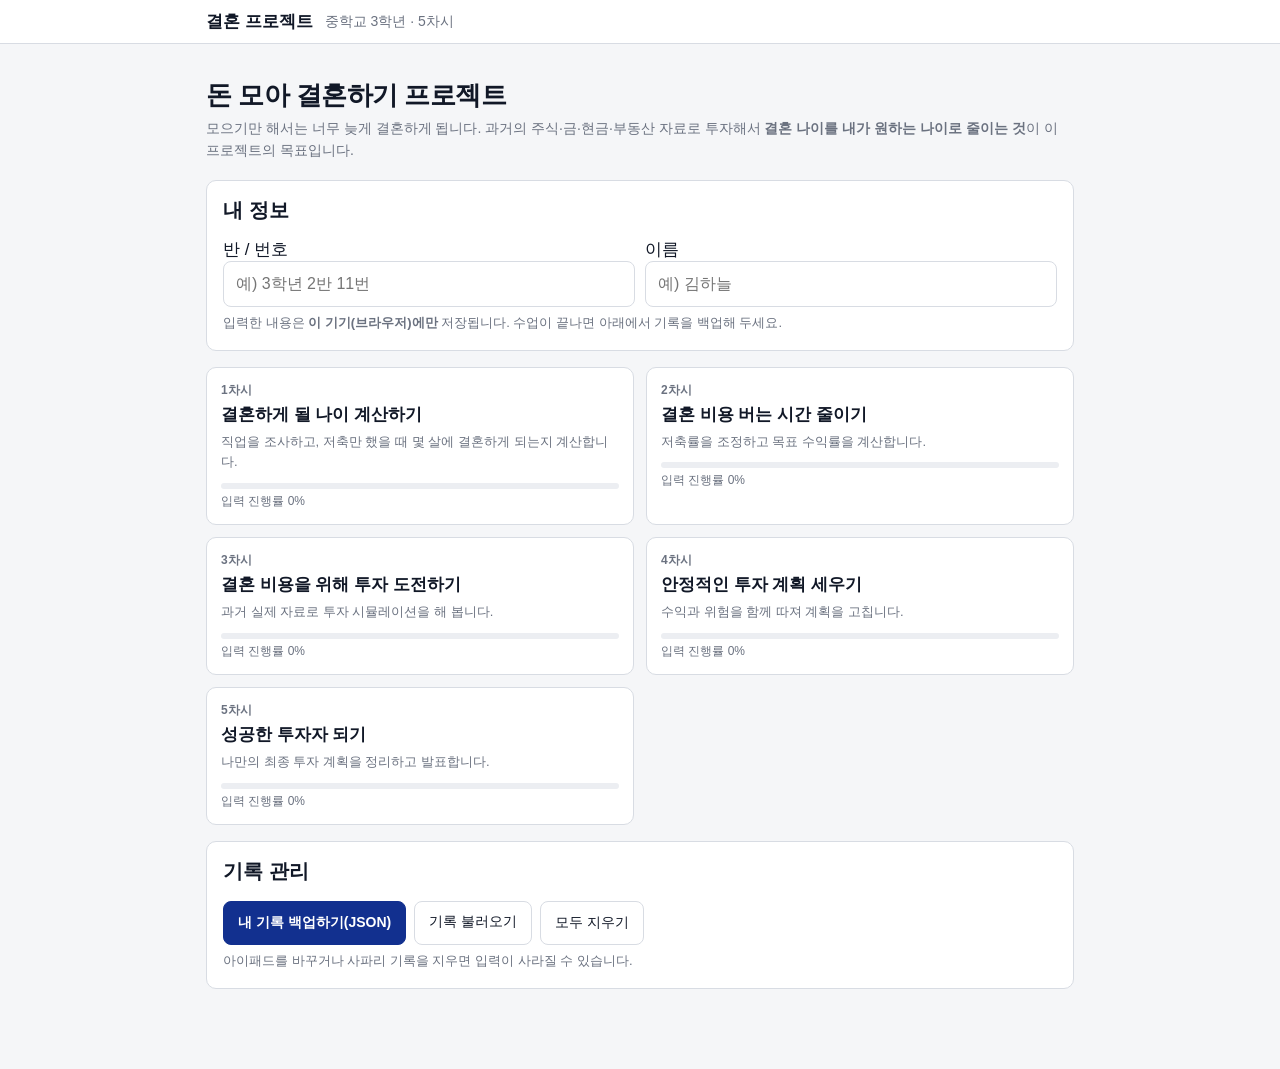
<file: index.html>
<!DOCTYPE html>
<html lang="ko"><head><meta charset="utf-8">
<meta name="viewport" content="width=device-width,initial-scale=1,viewport-fit=cover">
<title>결혼 프로젝트 · 5차시 수업</title>
<link rel="stylesheet" href="css/style.css"></head><body>
<header class="top"><div class="inner"><span class="home">결혼 프로젝트</span>
<span style="font-size:14px;color:#6b7280">중학교 3학년 · 5차시</span><span class="who" id="who"></span></div></header>
<div class="wrap">
  <h1>돈 모아 결혼하기 프로젝트</h1>
  <p class="lead">모으기만 해서는 너무 늦게 결혼하게 됩니다. 과거의 주식·금·현금·부동산 자료로 투자해서
  <b>결혼 나이를 내가 원하는 나이로 줄이는 것</b>이 이 프로젝트의 목표입니다.</p>

  <section class="card">
    <div class="card-head"><h2>내 정보</h2></div>
    <div class="grid2">
      <div><label class="flabel" for="cls">반 / 번호</label><input type="text" id="cls" placeholder="예) 3학년 2반 11번"></div>
      <div><label class="flabel" for="name">이름</label><input type="text" id="name" placeholder="예) 김하늘"></div>
    </div>
    <p class="hint">입력한 내용은 <b>이 기기(브라우저)에만</b> 저장됩니다. 수업이 끝나면 아래에서 기록을 백업해 두세요.</p>
  </section>

  <div class="lessons" id="lessons"></div>

  <section class="card" style="margin-top:16px">
    <div class="card-head"><h2>기록 관리</h2></div>
    <div class="toolbar">
      <button class="btn primary" id="exp">내 기록 백업하기(JSON)</button>
      <label class="btn" style="display:inline-block">기록 불러오기<input type="file" id="imp" accept="application/json" style="display:none"></label>
      <button class="btn" id="rst">모두 지우기</button>
    </div>
    <p class="hint" id="msg">아이패드를 바꾸거나 사파리 기록을 지우면 입력이 사라질 수 있습니다.</p>
  </section>
</div>
<script src="js/store.js"></script>
<script>
(function(){
  var $=function(id){return document.getElementById(id);};
  var L=[
    ['1','결혼하게 될 나이 계산하기','직업을 조사하고, 저축만 했을 때 몇 살에 결혼하게 되는지 계산합니다.'],
    ['2','결혼 비용 버는 시간 줄이기','저축률을 조정하고 목표 수익률을 계산합니다.'],
    ['3','결혼 비용을 위해 투자 도전하기','과거 실제 자료로 투자 시뮬레이션을 해 봅니다.'],
    ['4','안정적인 투자 계획 세우기','수익과 위험을 함께 따져 계획을 고칩니다.'],
    ['5','성공한 투자자 되기','나만의 최종 투자 계획을 정리하고 발표합니다.']
  ];
  var box=$('lessons');
  L.forEach(function(x){
    var p=WPStore.progress('lesson'+x[0]);
    var a=document.createElement('a');
    a.className='lesson-card'; a.href='lesson'+x[0]+'.html';
    a.innerHTML='<div class="n">'+x[0]+'차시</div><div class="t">'+x[1]+'</div><div class="d">'+x[2]+'</div>'+
      '<div class="bar"><i style="width:'+p+'%"></i></div><div class="pct">입력 진행률 '+p+'%</div>';
    box.appendChild(a);
  });
  var st=WPStore.student();
  $('cls').value=st.cls||''; $('name').value=st.name||'';
  $('who').textContent=(st.cls||'')+' '+(st.name||'');
  $('cls').addEventListener('input',function(){WPStore.setStudent('cls',$('cls').value);});
  $('name').addEventListener('input',function(){WPStore.setStudent('name',$('name').value);});
  $('exp').addEventListener('click',function(){WPStore.exportJSON();});
  $('imp').addEventListener('change',function(e){
    if(!e.target.files[0])return;
    WPStore.importJSON(e.target.files[0],function(ok){
      $('msg').textContent=ok?'불러왔습니다. 화면을 새로고침합니다.':'파일을 읽을 수 없습니다.';
      if(ok) setTimeout(function(){location.reload();},600);
    });
  });
  $('rst').addEventListener('click',function(){
    if(confirm('저장된 모든 입력을 지울까요? 되돌릴 수 없습니다.')){WPStore.reset();location.reload();}
  });
})();
</script>
</body></html>
</file>
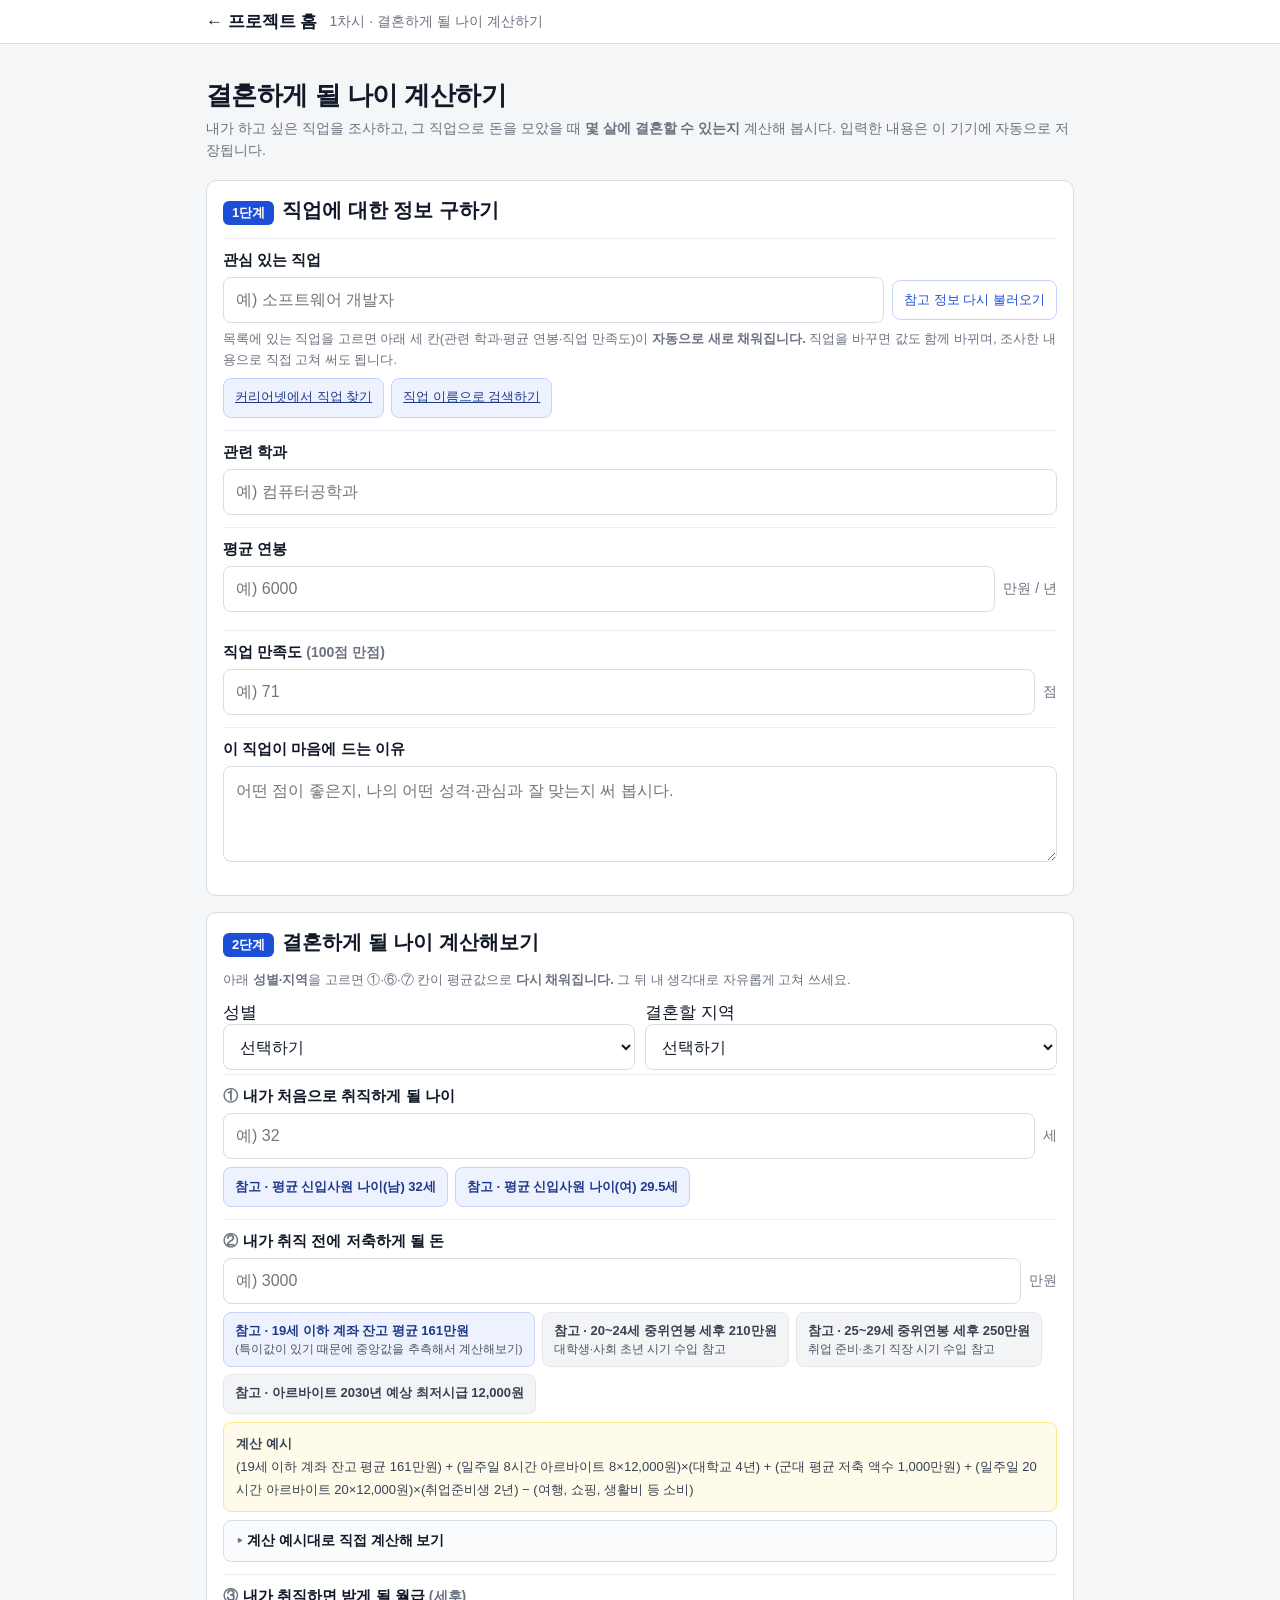
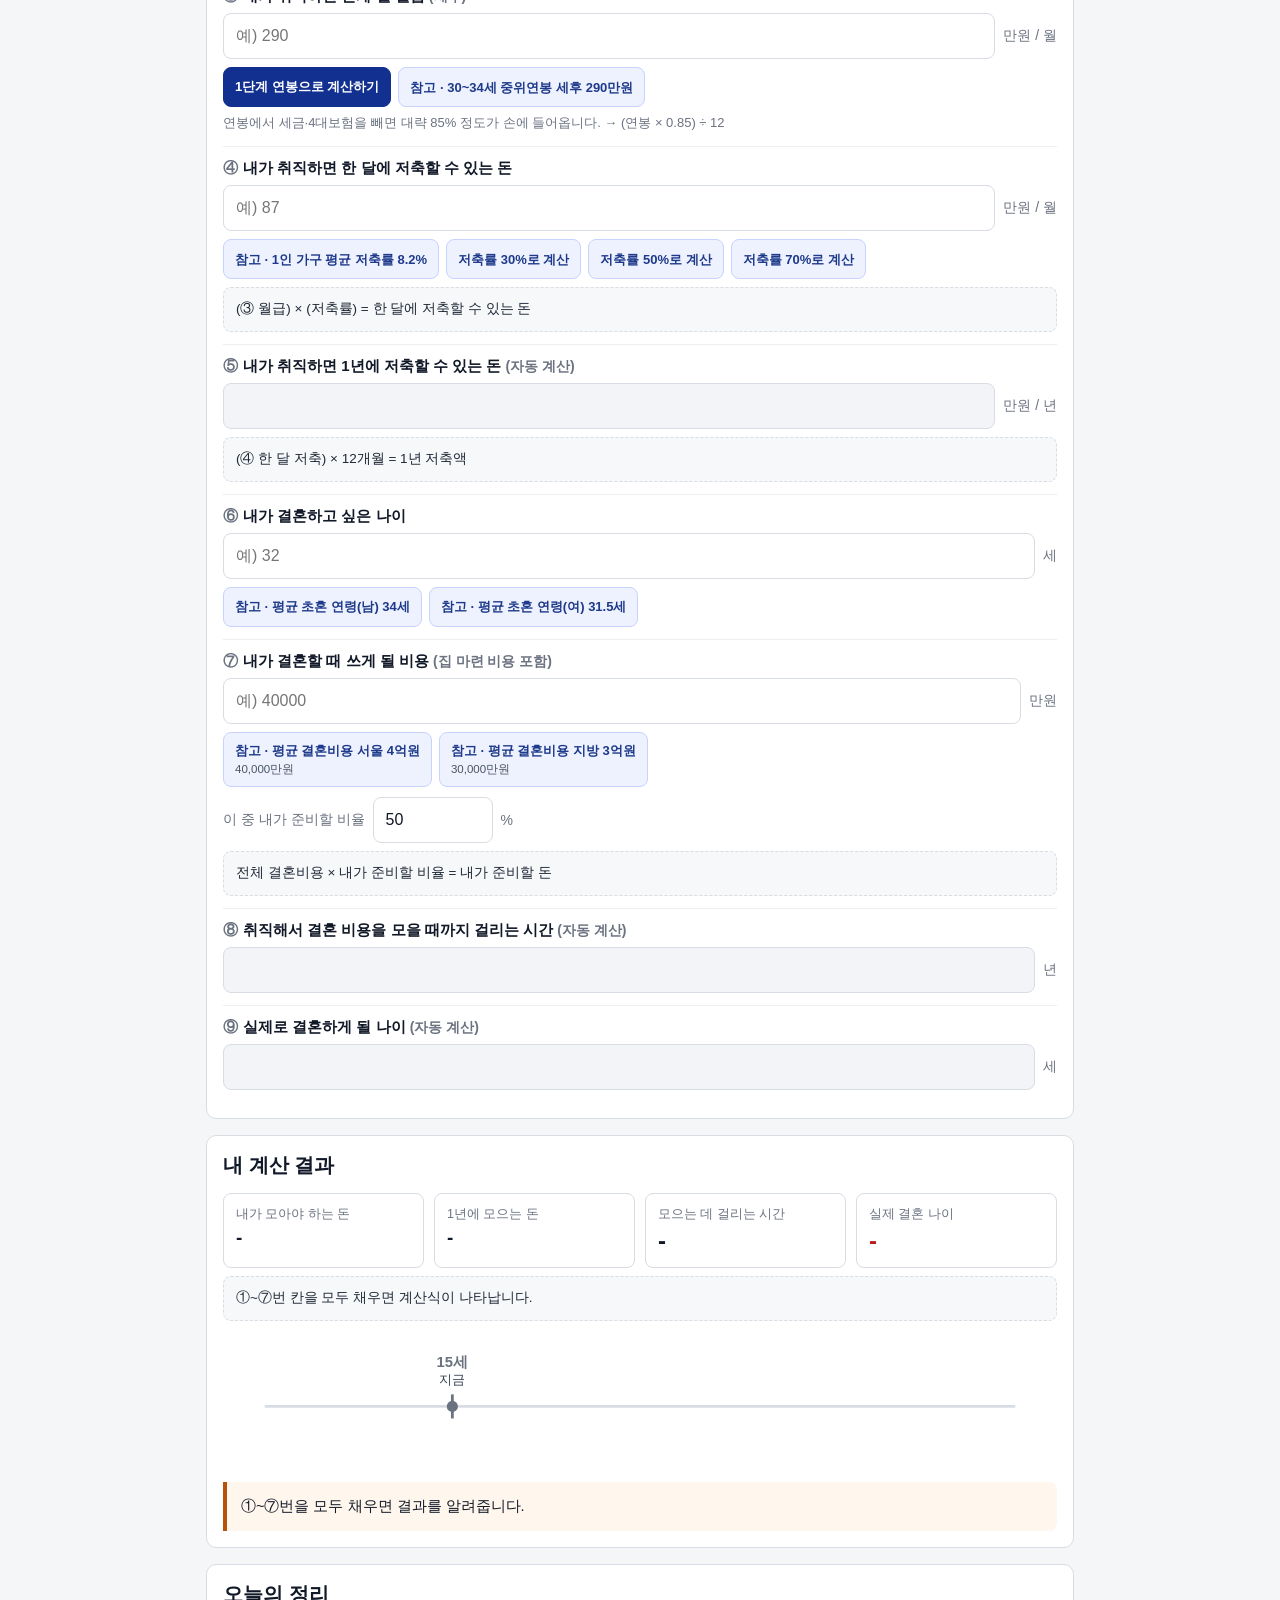
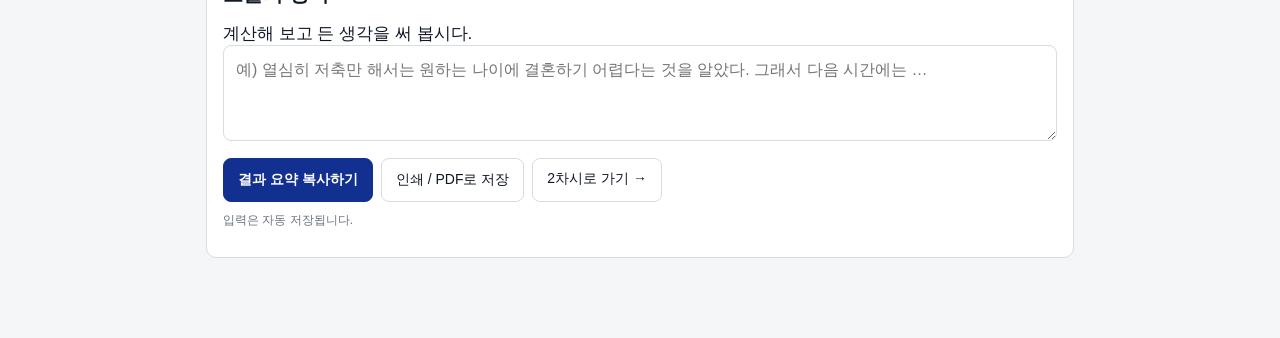
<file: lesson1.html>
<!DOCTYPE html>
<html lang="ko">
<head>
<meta charset="utf-8">
<meta name="viewport" content="width=device-width,initial-scale=1,viewport-fit=cover">
<title>1차시 · 결혼하게 될 나이 계산하기</title>
<link rel="stylesheet" href="css/style.css">
<style>.flash{animation:none;background:#fffbe6;transition:background .35s;}</style>
</head>
<body>
<header class="top">
  <div class="inner">
    <a class="home" href="index.html">← 프로젝트 홈</a>
    <span style="font-size:14px;color:#6b7280">1차시 · 결혼하게 될 나이 계산하기</span>
    <span class="who" id="who"></span>
  </div>
</header>

<div class="wrap">
  <h1>결혼하게 될 나이 계산하기</h1>
  <p class="lead">내가 하고 싶은 직업을 조사하고, 그 직업으로 돈을 모았을 때 <b>몇 살에 결혼할 수 있는지</b> 계산해 봅시다.
  입력한 내용은 이 기기에 자동으로 저장됩니다.</p>

  <!-- ======================= 1단계 ======================= -->
  <section class="card">
    <div class="card-head"><span class="step-no">1단계</span><h2>직업에 대한 정보 구하기</h2></div>

    <div class="field">
      <label for="job">관심 있는 직업</label>
      <div class="inline">
        <input class="grow" type="text" id="job" data-save="job" list="joblist" placeholder="예) 소프트웨어 개발자" autocomplete="off">
        <button type="button" class="btn small ghost" id="refill">참고 정보 다시 불러오기</button>
      </div>
      <datalist id="joblist"></datalist>
      <p class="hint" id="jobmsg">목록에 있는 직업을 고르면 아래 세 칸(관련 학과·평균 연봉·직업 만족도)이 <b>자동으로 새로 채워집니다.</b> 직업을 바꾸면 값도 함께 바뀌며, 조사한 내용으로 직접 고쳐 써도 됩니다.</p>
      <div class="chips">
        <a class="chip" href="https://www.career.go.kr/cnet/front/base/job/jobView.do" target="_blank" rel="noopener">커리어넷에서 직업 찾기</a>
        <a class="chip" href="https://www.google.com/search?q=" target="_blank" rel="noopener" id="searchlink">직업 이름으로 검색하기</a>
      </div>
    </div>

    <div class="field">
      <label for="major">관련 학과</label>
      <input type="text" id="major" data-save="major" placeholder="예) 컴퓨터공학과">
    </div>

    <div class="field">
      <label for="salary">평균 연봉</label>
      <div class="inline">
        <input class="grow" type="number" id="salary" data-save="salary" inputmode="numeric" placeholder="예) 6000">
        <span class="unit">만원 / 년</span>
      </div>
      <p class="hint" id="salaryhint"></p>
    </div>

    <div class="field">
      <label for="satisfaction">직업 만족도 <span class="unit">(100점 만점)</span></label>
      <div class="inline">
        <input class="grow" type="number" id="satisfaction" data-save="satisfaction" inputmode="numeric" min="0" max="100" placeholder="예) 71">
        <span class="unit">점</span>
      </div>
    </div>

    <div class="field">
      <label for="reason">이 직업이 마음에 드는 이유</label>
      <textarea id="reason" data-save="reason" placeholder="어떤 점이 좋은지, 나의 어떤 성격·관심과 잘 맞는지 써 봅시다."></textarea>
    </div>
  </section>

  <!-- ======================= 2단계 ======================= -->
  <section class="card">
    <div class="card-head"><span class="step-no">2단계</span><h2>결혼하게 될 나이 계산해보기</h2></div>
    <p class="hint" style="margin-bottom:6px">아래 <b>성별·지역</b>을 고르면 ①·⑥·⑦ 칸이 평균값으로 <b>다시 채워집니다.</b> 그 뒤 내 생각대로 자유롭게 고쳐 쓰세요.</p>
    <div class="grid2" style="margin:10px 0 4px">
      <div>
        <label class="flabel" for="gender">성별</label>
        <select id="gender" data-save="gender">
          <option value="">선택하기</option><option value="m">남자</option><option value="f">여자</option>
        </select>
      </div>
      <div>
        <label class="flabel" for="region">결혼할 지역</label>
        <select id="region" data-save="region">
          <option value="">선택하기</option><option value="seoul">서울</option><option value="local">지방</option>
        </select>
      </div>
    </div>

    <div class="field">
      <label for="startAge"><span class="num">①</span>내가 처음으로 취직하게 될 나이</label>
      <div class="inline"><input class="grow" type="number" id="startAge" data-save="startAge" inputmode="decimal" step="0.5" placeholder="예) 32"><span class="unit">세</span></div>
      <div class="chips">
        <button type="button" class="chip" data-set="startAge" data-val="32"><b>참고 · 평균 신입사원 나이(남) 32세</b></button>
        <button type="button" class="chip" data-set="startAge" data-val="29.5"><b>참고 · 평균 신입사원 나이(여) 29.5세</b></button>
      </div>
    </div>

    <div class="field">
      <label for="preSave"><span class="num">②</span>내가 취직 전에 저축하게 될 돈</label>
      <div class="inline"><input class="grow" type="number" id="preSave" data-save="preSave" inputmode="numeric" placeholder="예) 3000"><span class="unit">만원</span></div>
      <div class="chips">
        <button type="button" class="chip" data-set="preSave" data-val="161"><b>참고 · 19세 이하 계좌 잔고 평균 161만원</b><span class="sub">(특이값이 있기 때문에 중앙값을 추측해서 계산해보기)</span></button>
        <span class="chip" style="cursor:default;background:#f3f4f6;border-color:#e5e7eb;color:#374151"><b>참고 · 20~24세 중위연봉 세후 210만원</b><span class="sub">대학생·사회 초년 시기 수입 참고</span></span>
        <span class="chip" style="cursor:default;background:#f3f4f6;border-color:#e5e7eb;color:#374151"><b>참고 · 25~29세 중위연봉 세후 250만원</b><span class="sub">취업 준비·초기 직장 시기 수입 참고</span></span>
        <span class="chip" style="cursor:default;background:#f3f4f6;border-color:#e5e7eb;color:#374151"><b>참고 · 아르바이트 2030년 예상 최저시급 12,000원</b></span>
      </div>
      <div class="example">
        <b>계산 예시</b><br>
        (19세 이하 계좌 잔고 평균 161만원) + (일주일 8시간 아르바이트 8×12,000원)×(대학교 4년) + (군대 평균 저축 액수 1,000만원) + (일주일 20시간 아르바이트 20×12,000원)×(취업준비생 2년) − (여행, 쇼핑, 생활비 등 소비)
      </div>
      <details class="helper">
        <summary>계산 예시대로 직접 계산해 보기</summary>
        <div class="body">
          <div class="grid3">
            <div><label class="flabel" style="font-size:13px">지금까지 모은 돈(만원)</label><input type="number" id="hNow" value="161"></div>
            <div><label class="flabel" style="font-size:13px">시급(원)</label><input type="number" id="hWage" value="12000"></div>
            <div><label class="flabel" style="font-size:13px">군대 저축(만원)</label><input type="number" id="hArmy" value="1000"></div>
            <div><label class="flabel" style="font-size:13px">대학생 주당 시간</label><input type="number" id="hH1" value="8"></div>
            <div><label class="flabel" style="font-size:13px">대학교 기간(년)</label><input type="number" id="hY1" value="4"></div>
            <div><label class="flabel" style="font-size:13px">취준생 주당 시간</label><input type="number" id="hH2" value="20"></div>
            <div><label class="flabel" style="font-size:13px">취준 기간(년)</label><input type="number" id="hY2" value="2"></div>
            <div><label class="flabel" style="font-size:13px">쓰게 될 돈(만원)</label><input type="number" id="hSpend" value="0"></div>
          </div>
          <div class="formula" id="hResult"></div>
          <div class="toolbar"><button type="button" class="btn primary" id="hApply">이 값을 ②번 칸에 넣기</button></div>
          <p class="hint">1년 = 52주로 계산합니다. 아르바이트를 쉬는 기간, 세금, 소비를 생각해서 숫자를 바꿔 보세요.</p>
        </div>
      </details>
    </div>

    <div class="field">
      <label for="monthlyPay"><span class="num">③</span>내가 취직하면 받게 될 월급 <span class="unit">(세후)</span></label>
      <div class="inline"><input class="grow" type="number" id="monthlyPay" data-save="monthlyPay" inputmode="numeric" placeholder="예) 290"><span class="unit">만원 / 월</span></div>
      <div class="chips">
        <button type="button" class="btn primary small" id="fromSalary">1단계 연봉으로 계산하기</button>
        <button type="button" class="chip" data-set="monthlyPay" data-val="290"><b>참고 · 30~34세 중위연봉 세후 290만원</b></button>
      </div>
      <p class="hint" id="payhint">연봉에서 세금·4대보험을 빼면 대략 85% 정도가 손에 들어옵니다. → (연봉 × 0.85) ÷ 12</p>
    </div>

    <div class="field">
      <label for="monthlySave"><span class="num">④</span>내가 취직하면 한 달에 저축할 수 있는 돈</label>
      <div class="inline"><input class="grow" type="number" id="monthlySave" data-save="monthlySave" inputmode="numeric" placeholder="예) 87"><span class="unit">만원 / 월</span></div>
      <div class="chips">
        <button type="button" class="chip" data-rate="8.2"><b>참고 · 1인 가구 평균 저축률 8.2%</b></button>
        <button type="button" class="chip" data-rate="30"><b>저축률 30%로 계산</b></button>
        <button type="button" class="chip" data-rate="50"><b>저축률 50%로 계산</b></button>
        <button type="button" class="chip" data-rate="70"><b>저축률 70%로 계산</b></button>
      </div>
      <div class="formula" id="saveFormula"></div>
    </div>

    <div class="field">
      <label for="yearlySave"><span class="num">⑤</span>내가 취직하면 1년에 저축할 수 있는 돈 <span class="unit">(자동 계산)</span></label>
      <div class="inline"><input class="grow" type="number" id="yearlySave" data-save="yearlySave" readonly><span class="unit">만원 / 년</span></div>
      <div class="formula" id="yearFormula"></div>
    </div>

    <div class="field">
      <label for="wishAge"><span class="num">⑥</span>내가 결혼하고 싶은 나이</label>
      <div class="inline"><input class="grow" type="number" id="wishAge" data-save="wishAge" inputmode="decimal" step="0.5" placeholder="예) 32"><span class="unit">세</span></div>
      <div class="chips">
        <button type="button" class="chip" data-set="wishAge" data-val="34"><b>참고 · 평균 초혼 연령(남) 34세</b></button>
        <button type="button" class="chip" data-set="wishAge" data-val="31.5"><b>참고 · 평균 초혼 연령(여) 31.5세</b></button>
      </div>
    </div>

    <div class="field">
      <label for="weddingCost"><span class="num">⑦</span>내가 결혼할 때 쓰게 될 비용 <span class="unit">(집 마련 비용 포함)</span></label>
      <div class="inline"><input class="grow" type="number" id="weddingCost" data-save="weddingCost" inputmode="numeric" placeholder="예) 40000"><span class="unit">만원</span></div>
      <div class="chips">
        <button type="button" class="chip" data-set="weddingCost" data-val="40000"><b>참고 · 평균 결혼비용 서울 4억원</b><span class="sub">40,000만원</span></button>
        <button type="button" class="chip" data-set="weddingCost" data-val="30000"><b>참고 · 평균 결혼비용 지방 3억원</b><span class="sub">30,000만원</span></button>
      </div>
      <div class="inline" style="margin-top:10px">
        <span class="unit">이 중 내가 준비할 비율</span>
        <input type="number" id="myRatio" data-save="myRatio" value="50" min="0" max="100" step="5" style="max-width:120px">
        <span class="unit">%</span>
      </div>
      <div class="formula" id="costFormula"></div>
    </div>

    <div class="field">
      <label><span class="num">⑧</span>취직해서 결혼 비용을 모을 때까지 걸리는 시간 <span class="unit">(자동 계산)</span></label>
      <div class="inline"><input class="grow" type="text" id="years" readonly><span class="unit">년</span></div>
    </div>

    <div class="field">
      <label><span class="num">⑨</span>실제로 결혼하게 될 나이 <span class="unit">(자동 계산)</span></label>
      <div class="inline"><input class="grow" type="text" id="realAge" readonly><span class="unit">세</span></div>
    </div>
  </section>

  <!-- ======================= 결과 ======================= -->
  <section class="card">
    <div class="card-head"><h2>내 계산 결과</h2></div>
    <div class="tiles">
      <div class="tile"><div class="t">내가 모아야 하는 돈</div><div class="v small" id="tNeed">-</div></div>
      <div class="tile"><div class="t">1년에 모으는 돈</div><div class="v small" id="tYear">-</div></div>
      <div class="tile"><div class="t">모으는 데 걸리는 시간</div><div class="v" id="tYears">-</div></div>
      <div class="tile warn"><div class="t">실제 결혼 나이</div><div class="v" id="tAge">-</div></div>
    </div>
    <div class="formula" id="mainFormula">칸을 채우면 계산식이 나타납니다.</div>
    <svg class="timeline" id="tl" viewBox="0 0 900 132" preserveAspectRatio="xMidYMid meet" role="img" aria-label="나이 타임라인"></svg>
    <div class="verdict" id="verdict">①~⑦번을 모두 채우면 결과를 알려줍니다.</div>
  </section>

  <section class="card">
    <div class="card-head"><h2>오늘의 정리</h2></div>
    <label class="flabel" for="note">계산해 보고 든 생각을 써 봅시다.</label>
    <textarea id="note" data-save="note" placeholder="예) 열심히 저축만 해서는 원하는 나이에 결혼하기 어렵다는 것을 알았다. 그래서 다음 시간에는 …"></textarea>
    <div class="toolbar">
      <button type="button" class="btn primary" id="copyBtn">결과 요약 복사하기</button>
      <button type="button" class="btn" onclick="window.print()">인쇄 / PDF로 저장</button>
      <a class="btn" href="lesson2.html" style="text-decoration:none;display:inline-block">2차시로 가기 →</a>
    </div>
    <p class="savednote" id="savednote">입력은 자동 저장됩니다.</p>
  </section>
</div>

<script src="js/jobs-data.js"></script>
<script src="js/store.js"></script>
<script>
(function () {
  var $ = function (id) { return document.getElementById(id); };
  var num = function (id) { var v = parseFloat(($(id).value || '').toString().replace(/,/g, '')); return isNaN(v) ? null : v; };

  /* ---------- 표시 helper ---------- */
  function comma(n) { return Math.round(n).toLocaleString('ko-KR'); }
  function won(man) {                       /* 만원 단위 숫자를 한국식으로 */
    if (man === null || isNaN(man)) return '-';
    if (Math.abs(man) >= 10000) {
      var eok = Math.floor(man / 10000), rest = Math.round(man - eok * 10000);
      return eok + '억' + (rest ? ' ' + comma(rest) + '만원' : '원');
    }
    return comma(man) + '만원';
  }

  /* ---------- 1단계 : 직업 자동 채움 ---------- */
  var jobs = window.JOBS || [];
  var map = {};
  var dl = $('joblist');
  jobs.forEach(function (j) {
    map[j.name] = j;
    var o = document.createElement('option'); o.value = j.name; dl.appendChild(o);
  });

  var lastFilled = '';
  function fillJob(force) {
    var name = ($('job').value || '').trim();
    $('searchlink').href = 'https://www.google.com/search?q=' + encodeURIComponent(name + ' 직업 하는 일 연봉');
    var j = map[name];
    if (!j) {
      if (name) $('jobmsg').innerHTML = '목록에 없는 직업입니다. <b>아래 세 칸은 직접 조사해서 적어 주세요.</b>';
      return false;
    }
    if (!force && name === lastFilled) return false;   /* 같은 직업이면 다시 덮어쓰지 않음 */
    lastFilled = name;
    setVal($('major'), j.major);
    setVal($('salary'), j.salary);
    setVal($('satisfaction'), j.satisfaction);
    $('jobmsg').innerHTML = '<b>' + name + '</b> 참고 정보를 새로 불러왔습니다. 조사한 값이 다르면 직접 고쳐 쓰세요.';
    return true;
  }
  $('job').addEventListener('input', function () { fillJob(false); });
  $('job').addEventListener('change', function () { fillJob(false); });
  $('refill').addEventListener('click', function () {
    if (!fillJob(true)) { $('jobmsg').textContent = '목록에 있는 직업 이름을 정확히 입력해야 참고 정보를 불러올 수 있습니다.'; }
  });
  $('salary').addEventListener('input', function () {
    var s = num('salary');
    $('salaryhint').textContent = s ? ('세후 월급으로 어림하면 약 ' + comma(s * 0.85 / 12) + '만원 / 월') : '';
  });

  /* ---------- 참고 칩 : 값 넣기 ---------- */
  Array.prototype.forEach.call(document.querySelectorAll('[data-set]'), function (b) {
    b.addEventListener('click', function () { setVal($(b.getAttribute('data-set')), b.getAttribute('data-val')); });
  });

  /* ---------- ③ 1단계 연봉으로 계산 ---------- */
  $('fromSalary').addEventListener('click', function () {
    var s = num('salary');
    if (!s) { $('payhint').innerHTML = '<b>먼저 1단계의 평균 연봉을 적어 주세요.</b>'; return; }
    var m = Math.round(s * 0.85 / 12);
    setVal($('monthlyPay'), m);
    $('payhint').innerHTML = '연봉 ' + comma(s) + '만원 × 0.85 ÷ 12개월 = <b>' + comma(m) + '만원 / 월</b>';
  });

  /* ---------- ④ 저축률 버튼 ---------- */
  var lastRate = null;
  Array.prototype.forEach.call(document.querySelectorAll('[data-rate]'), function (b) {
    b.addEventListener('click', function () {
      var pay = num('monthlyPay');
      if (!pay) { $('saveFormula').innerHTML = '<b>먼저 ③번 월급을 적어 주세요.</b>'; return; }
      lastRate = parseFloat(b.getAttribute('data-rate'));
      setVal($('monthlySave'), Math.round(pay * lastRate / 100 * 10) / 10);
    });
  });

  /* ---------- ② 계산 도우미 ---------- */
  function helper() {
    var now = parseFloat($('hNow').value) || 0, wage = parseFloat($('hWage').value) || 0,
        army = parseFloat($('hArmy').value) || 0, h1 = parseFloat($('hH1').value) || 0,
        y1 = parseFloat($('hY1').value) || 0, h2 = parseFloat($('hH2').value) || 0,
        y2 = parseFloat($('hY2').value) || 0, spend = parseFloat($('hSpend').value) || 0;
    var a1 = h1 * wage * 52 * y1 / 10000;     /* 만원 */
    var a2 = h2 * wage * 52 * y2 / 10000;
    var total = now + a1 + army + a2 - spend;
    $('hResult').innerHTML =
      comma(now) + '만원 + (' + h1 + '시간 × ' + comma(wage) + '원 × 52주 × ' + y1 + '년 = ' + comma(a1) + '만원)'
      + ' + ' + comma(army) + '만원'
      + ' + (' + h2 + '시간 × ' + comma(wage) + '원 × 52주 × ' + y2 + '년 = ' + comma(a2) + '만원)'
      + ' − ' + comma(spend) + '만원 = <b>' + comma(total) + '만원</b>';
    return Math.round(total);
  }
  ['hNow','hWage','hArmy','hH1','hY1','hH2','hY2','hSpend'].forEach(function (id) {
    $(id).addEventListener('input', helper);
  });
  $('hApply').addEventListener('click', function () { setVal($('preSave'), helper()); });
  helper();

  /* ---------- 성별·지역 선택 시 기본값 다시 채우기 ---------- */
  $('gender').addEventListener('change', function () {
    var g = $('gender').value; if (!g) return;
    setVal($('startAge'), g === 'm' ? 32 : 29.5);
    setVal($('wishAge'), g === 'm' ? 34 : 31.5);
  });
  $('region').addEventListener('change', function () {
    var r = $('region').value; if (!r) return;
    setVal($('weddingCost'), r === 'seoul' ? 40000 : 30000);
  });

  /* ---------- 타임라인 ---------- */
  function drawTimeline(start, wish, real) {
    var svg = $('tl'); svg.innerHTML = '';
    var W = 900, x0 = 45, x1 = 855, y = 74;
    var pts = [15];
    if (start) pts.push(start);
    if (wish) pts.push(wish);
    var over = (real !== null && real > 100);
    if (real !== null) pts.push(Math.min(real, 100));
    var maxA = Math.max.apply(null, pts) + 3, minA = 14;
    var sx = function (a) { return x0 + (Math.min(a, 100) - minA) / (maxA - minA) * (x1 - x0); };
    function el(t, at) { var e = document.createElementNS('http://www.w3.org/2000/svg', t); for (var k in at) e.setAttribute(k, at[k]); return e; }
    svg.appendChild(el('line', { x1: x0, y1: y, x2: x1, y2: y, stroke: '#d8dce3', 'stroke-width': 3 }));
    function mark(a, label, color, up) {
      if (a === null || isNaN(a)) return;
      var x = sx(a);
      svg.appendChild(el('line', { x1: x, y1: y - 13, x2: x, y2: y + 13, stroke: color, 'stroke-width': 3 }));
      var c = el('circle', { cx: x, cy: y, r: 6, fill: color }); svg.appendChild(c);
      var t1 = el('text', { x: x, y: up ? y - 24 : y + 32, 'text-anchor': 'middle', 'font-size': 14, fill: '#374151' });
      t1.textContent = label; svg.appendChild(t1);
      var t2 = el('text', { x: x, y: up ? y - 42 : y + 50, 'text-anchor': 'middle', 'font-size': 16, 'font-weight': 700, fill: color });
      t2.textContent = (a === Math.round(a) ? a : a.toFixed(1)) + '세' + (up === false && over && a === 100 ? '+' : '');
      svg.appendChild(t2);
    }
    mark(15, '지금', '#6b7280', true);
    if (start) mark(start, '취직', '#1d4ed8', false);
    if (wish) mark(wish, '결혼하고 싶은 나이', '#15803d', true);
    if (real !== null) {
      var shown = Math.min(real, 100);
      mark(shown, over ? '실제 결혼 나이(화면 밖)' : '실제 결혼 나이', '#b91c1c', false);
      if (over) {
        var w = el('text', { x: x1, y: 20, 'text-anchor': 'end', 'font-size': 14, fill: '#b91c1c', 'font-weight': 700 });
        w.textContent = '실제로는 ' + real.toFixed(1) + '세 — 그래프 밖으로 벗어납니다';
        svg.appendChild(w);
      }
    }
  }

  /* ---------- 전체 계산 ---------- */
  function calc() {
    var start = num('startAge'), pre = num('preSave'), pay = num('monthlyPay'),
        ms = num('monthlySave'), wish = num('wishAge'), cost = num('weddingCost'),
        ratio = num('myRatio');
    if (ratio === null) ratio = 50;

    /* ④ 계산식 */
    if (pay && ms !== null) {
      var r = Math.round(ms / pay * 1000) / 10;
      $('saveFormula').innerHTML = '(③ 월급 ' + comma(pay) + '만원) × (저축률 ' + r + '%) = <b>' + comma(ms) + '만원 / 월</b>';
    } else if (pay) {
      $('saveFormula').innerHTML = '(③ 월급 ' + comma(pay) + '만원) × (저축률 %) = 한 달 저축액 — 위 버튼을 눌러 보세요.';
    } else {
      $('saveFormula').innerHTML = '(③ 월급) × (저축률) = 한 달에 저축할 수 있는 돈';
    }

    /* ⑤ 연 저축 */
    var yearly = (ms !== null) ? Math.round(ms * 12 * 10) / 10 : null;
    $('yearlySave').value = (yearly !== null) ? yearly : '';
    if (yearly !== null) WPStore.set('lesson1', 'yearlySave', yearly);
    $('yearFormula').innerHTML = (ms !== null)
      ? '(④ 한 달 저축 ' + comma(ms) + '만원) × 12개월 = <b>' + comma(yearly) + '만원 / 년</b>'
      : '(④ 한 달 저축) × 12개월 = 1년 저축액';

    /* ⑦ 내가 준비할 금액 */
    var myCost = (cost !== null) ? cost * ratio / 100 : null;
    $('costFormula').innerHTML = (cost !== null)
      ? '전체 결혼비용 ' + won(cost) + ' × ' + ratio + '% = <b>내가 준비할 돈 ' + won(myCost) + '</b>'
      : '전체 결혼비용 × 내가 준비할 비율 = 내가 준비할 돈';

    /* ⑧⑨ */
    var need = null, years = null, real = null;
    if (myCost !== null) { need = myCost - (pre || 0); $('tNeed').textContent = won(Math.max(need, 0)); }
    else $('tNeed').textContent = '-';
    $('tYear').textContent = (yearly !== null) ? won(yearly) : '-';

    if (need !== null && yearly !== null && yearly > 0 && start !== null) {
      if (need <= 0) { years = 0; real = start; }
      else { years = need / yearly; real = start + years; }
      $('years').value = years.toFixed(1);
      $('realAge').value = real.toFixed(1);
      $('tYears').textContent = years.toFixed(1) + '년';
      $('tAge').textContent = real.toFixed(1) + '세';
      $('mainFormula').innerHTML =
        '① 모아야 하는 돈 = (결혼비용 ' + won(cost) + ' × ' + ratio + '%) − (취직 전 저축 ' + won(pre || 0) + ') = <b>' + won(Math.max(need, 0)) + '</b><br>' +
        '② 걸리는 시간 = ' + comma(Math.max(need, 0)) + '만원 ÷ ' + comma(yearly) + '만원 = <b>' + years.toFixed(1) + '년</b><br>' +
        '③ 실제 결혼 나이 = 취직 나이 ' + start + '세 + ' + years.toFixed(1) + '년 = <b>' + real.toFixed(1) + '세</b>';
    } else {
      $('years').value = ''; $('realAge').value = '';
      $('tYears').textContent = '-'; $('tAge').textContent = '-';
      $('mainFormula').textContent = '①~⑦번 칸을 모두 채우면 계산식이 나타납니다.';
    }

    /* 진단 */
    var v = $('verdict'); v.className = 'verdict';
    if (real !== null && wish !== null) {
      var gap = real - wish;
      if (gap <= 0) {
        v.className = 'verdict good';
        v.innerHTML = '목표 달성! 이대로라면 <b>' + real.toFixed(1) + '세</b>에 결혼할 수 있어 원하는 나이(' + wish + '세)보다 <b>' + Math.abs(gap).toFixed(1) + '년 빠릅니다.</b> 그렇다면 남는 돈으로 무엇을 더 할 수 있을지 생각해 봅시다.';
      } else {
        var canYears = wish - start;
        var msg = '이대로 저축만 하면 <b>' + real.toFixed(1) + '세</b>에 결혼하게 되어, 원하고 있던 <b>' + wish + '세</b>보다 <b>' + gap.toFixed(1) + '년 늦습니다.</b>';
        if (canYears > 0) {
          var needYear = Math.max(need, 0) / canYears;
          var needMonth = needYear / 12;
          msg += '<br>원하는 나이에 결혼하려면 취직 후 <b>' + canYears.toFixed(1) + '년</b> 동안 1년에 <b>' + won(needYear) + '</b>(한 달 <b>' + comma(needMonth) + '만원</b>)을 모아야 합니다.';
          if (pay) {
            var needRate = needMonth / pay * 100;
            msg += ' 이것은 월급의 <b>' + needRate.toFixed(0) + '%</b>' + (needRate > 100 ? ' — 즉 <b>월급을 다 모아도 불가능합니다.</b>' : '를 저축해야 한다는 뜻입니다.');
          }
        } else {
          msg += '<br>원하는 결혼 나이가 취직 나이보다 빠르거나 같습니다. ①번과 ⑥번을 다시 확인해 보세요.';
        }
        msg += '<br>→ <b>저축만으로는 부족합니다. 다음 시간에는 돈이 스스로 불어나게 하는 방법(투자)을 배워 봅시다.</b>';
        v.innerHTML = msg;
      }
    } else {
      v.textContent = '①~⑦번을 모두 채우면 결과를 알려줍니다.';
    }

    drawTimeline(start, wish, real);
  }

  /* ---------- 저장 바인딩 ---------- */
  WPStore.bind('lesson1', function () { calc(); });
  var st = WPStore.student();
  $('who').textContent = (st.cls ? st.cls + ' ' : '') + (st.name || '');
  if (!$('myRatio').value) setVal($('myRatio'), 50);
  lastFilled = ($('job').value || '').trim();
  $('salary').dispatchEvent(new Event('input'));
  calc();

  /* ---------- 요약 복사 ---------- */
  $('copyBtn').addEventListener('click', function () {
    var t = [
      '[1차시] 결혼하게 될 나이 계산하기 — ' + (st.cls || '') + ' ' + (st.name || ''),
      '관심 직업: ' + $('job').value + ' / 관련 학과: ' + $('major').value,
      '평균 연봉: ' + $('salary').value + '만원 / 직업 만족도: ' + $('satisfaction').value + '점',
      '좋아하는 이유: ' + $('reason').value,
      '① 취직 나이: ' + $('startAge').value + '세',
      '② 취직 전 저축: ' + $('preSave').value + '만원',
      '③ 월급(세후): ' + $('monthlyPay').value + '만원',
      '④ 월 저축액: ' + $('monthlySave').value + '만원',
      '⑤ 연 저축액: ' + $('yearlySave').value + '만원',
      '⑥ 희망 결혼 나이: ' + $('wishAge').value + '세',
      '⑦ 결혼비용: ' + $('weddingCost').value + '만원 (내가 준비할 비율 ' + $('myRatio').value + '%)',
      '⑧ 모으는 기간: ' + $('years').value + '년',
      '⑨ 실제 결혼 나이: ' + $('realAge').value + '세',
      '오늘의 정리: ' + $('note').value
    ].join('\n');
    if (navigator.clipboard) {
      navigator.clipboard.writeText(t).then(function () { $('savednote').textContent = '결과 요약을 복사했습니다. 학습지나 메모 앱에 붙여넣으세요.'; });
    } else {
      window.prompt('복사하세요', t);
    }
  });
})();
</script>
</body>
</html>
</file>
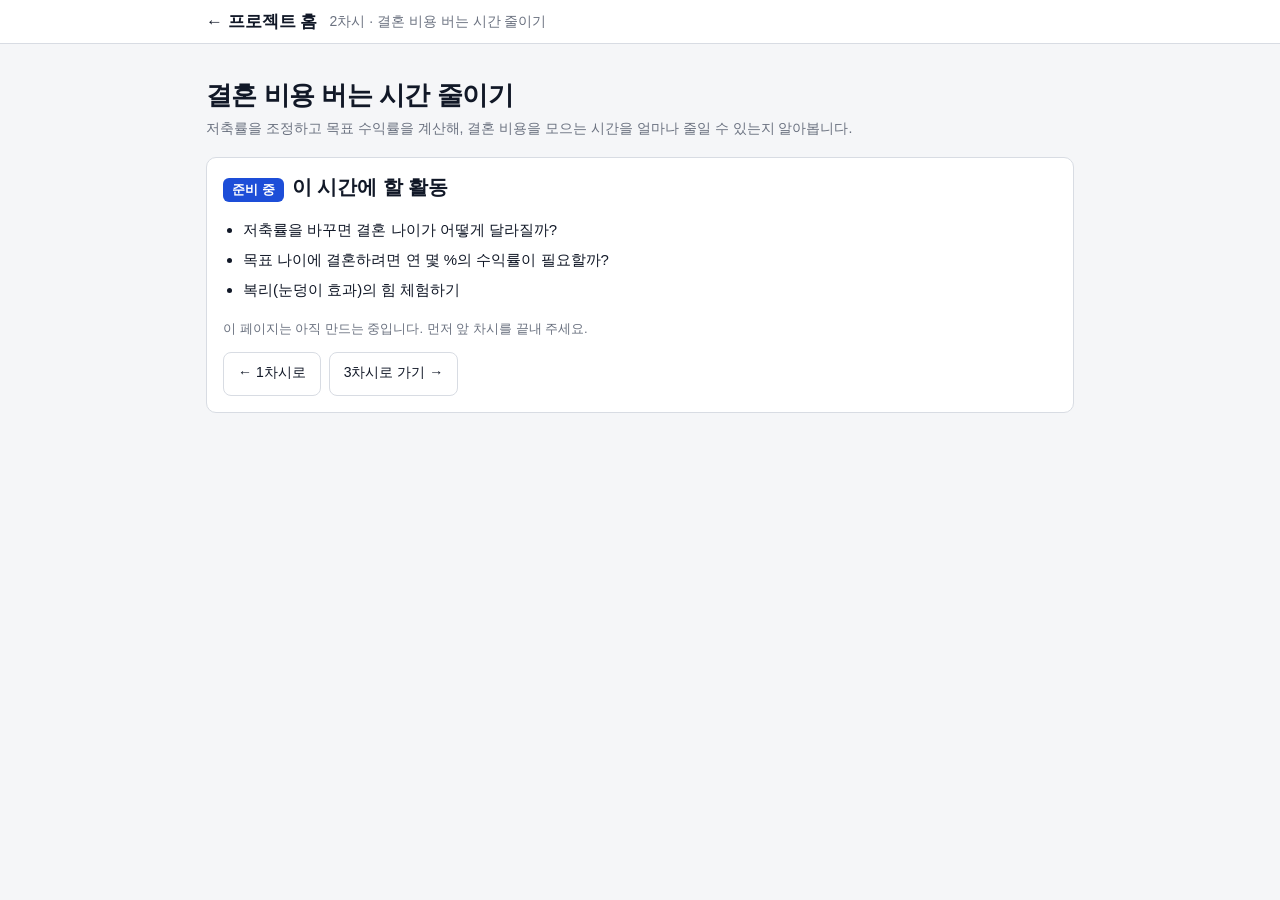
<file: lesson2.html>
<!DOCTYPE html><html lang="ko"><head><meta charset="utf-8">
<meta name="viewport" content="width=device-width,initial-scale=1,viewport-fit=cover">
<title>2차시 · 결혼 비용 버는 시간 줄이기</title><link rel="stylesheet" href="css/style.css"></head><body>
<header class="top"><div class="inner"><a class="home" href="index.html">← 프로젝트 홈</a>
<span style="font-size:14px;color:#6b7280">2차시 · 결혼 비용 버는 시간 줄이기</span></div></header>
<div class="wrap"><h1>결혼 비용 버는 시간 줄이기</h1><p class="lead">저축률을 조정하고 목표 수익률을 계산해, 결혼 비용을 모으는 시간을 얼마나 줄일 수 있는지 알아봅니다.</p>
<section class="card"><div class="card-head"><span class="step-no">준비 중</span><h2>이 시간에 할 활동</h2></div>
<ul style="line-height:2;font-size:15px;margin:0;padding-left:20px"><li>저축률을 바꾸면 결혼 나이가 어떻게 달라질까?</li><li>목표 나이에 결혼하려면 연 몇 %의 수익률이 필요할까?</li><li>복리(눈덩이 효과)의 힘 체험하기</li></ul>
<p class="hint" style="margin-top:14px">이 페이지는 아직 만드는 중입니다. 먼저 앞 차시를 끝내 주세요.</p>
<div class="toolbar"><a class="btn" href="lesson1.html" style="text-decoration:none">← 1차시로</a><a class="btn" href="lesson3.html" style="text-decoration:none">3차시로 가기 →</a></div>
</section></div></body></html>
</file>
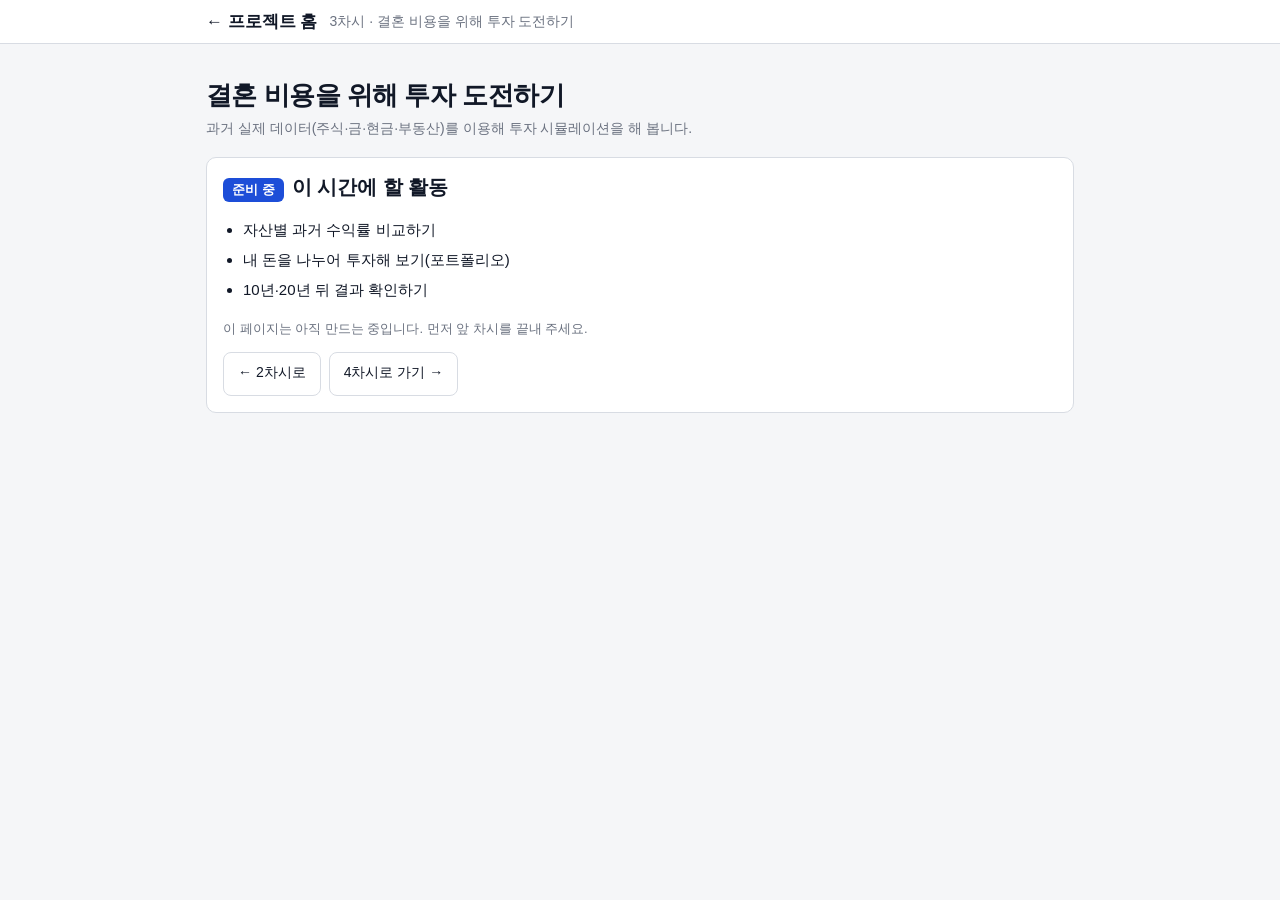
<file: lesson3.html>
<!DOCTYPE html><html lang="ko"><head><meta charset="utf-8">
<meta name="viewport" content="width=device-width,initial-scale=1,viewport-fit=cover">
<title>3차시 · 결혼 비용을 위해 투자 도전하기</title><link rel="stylesheet" href="css/style.css"></head><body>
<header class="top"><div class="inner"><a class="home" href="index.html">← 프로젝트 홈</a>
<span style="font-size:14px;color:#6b7280">3차시 · 결혼 비용을 위해 투자 도전하기</span></div></header>
<div class="wrap"><h1>결혼 비용을 위해 투자 도전하기</h1><p class="lead">과거 실제 데이터(주식·금·현금·부동산)를 이용해 투자 시뮬레이션을 해 봅니다.</p>
<section class="card"><div class="card-head"><span class="step-no">준비 중</span><h2>이 시간에 할 활동</h2></div>
<ul style="line-height:2;font-size:15px;margin:0;padding-left:20px"><li>자산별 과거 수익률 비교하기</li><li>내 돈을 나누어 투자해 보기(포트폴리오)</li><li>10년·20년 뒤 결과 확인하기</li></ul>
<p class="hint" style="margin-top:14px">이 페이지는 아직 만드는 중입니다. 먼저 앞 차시를 끝내 주세요.</p>
<div class="toolbar"><a class="btn" href="lesson2.html" style="text-decoration:none">← 2차시로</a><a class="btn" href="lesson4.html" style="text-decoration:none">4차시로 가기 →</a></div>
</section></div></body></html>
</file>
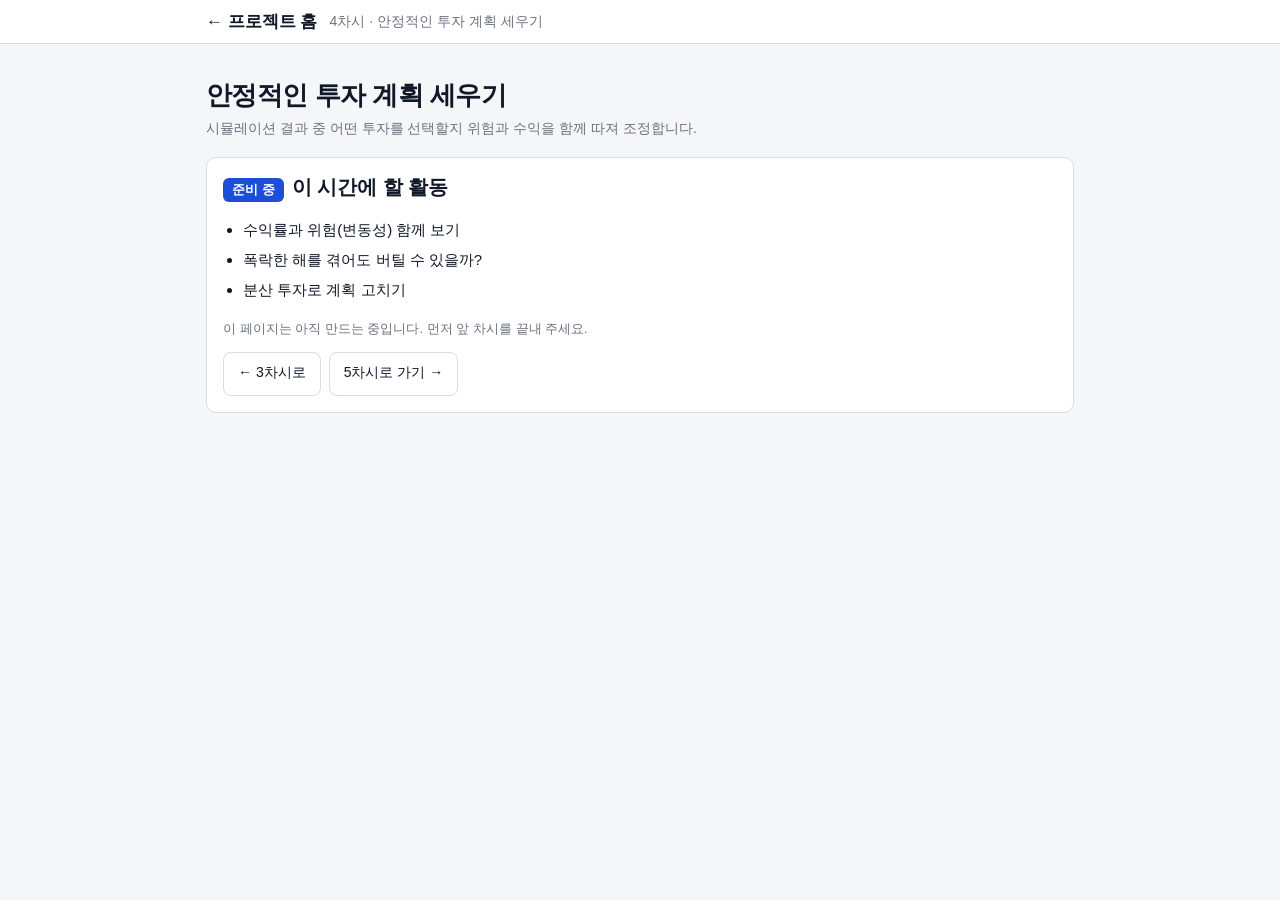
<file: lesson4.html>
<!DOCTYPE html><html lang="ko"><head><meta charset="utf-8">
<meta name="viewport" content="width=device-width,initial-scale=1,viewport-fit=cover">
<title>4차시 · 안정적인 투자 계획 세우기</title><link rel="stylesheet" href="css/style.css"></head><body>
<header class="top"><div class="inner"><a class="home" href="index.html">← 프로젝트 홈</a>
<span style="font-size:14px;color:#6b7280">4차시 · 안정적인 투자 계획 세우기</span></div></header>
<div class="wrap"><h1>안정적인 투자 계획 세우기</h1><p class="lead">시뮬레이션 결과 중 어떤 투자를 선택할지 위험과 수익을 함께 따져 조정합니다.</p>
<section class="card"><div class="card-head"><span class="step-no">준비 중</span><h2>이 시간에 할 활동</h2></div>
<ul style="line-height:2;font-size:15px;margin:0;padding-left:20px"><li>수익률과 위험(변동성) 함께 보기</li><li>폭락한 해를 겪어도 버틸 수 있을까?</li><li>분산 투자로 계획 고치기</li></ul>
<p class="hint" style="margin-top:14px">이 페이지는 아직 만드는 중입니다. 먼저 앞 차시를 끝내 주세요.</p>
<div class="toolbar"><a class="btn" href="lesson3.html" style="text-decoration:none">← 3차시로</a><a class="btn" href="lesson5.html" style="text-decoration:none">5차시로 가기 →</a></div>
</section></div></body></html>
</file>
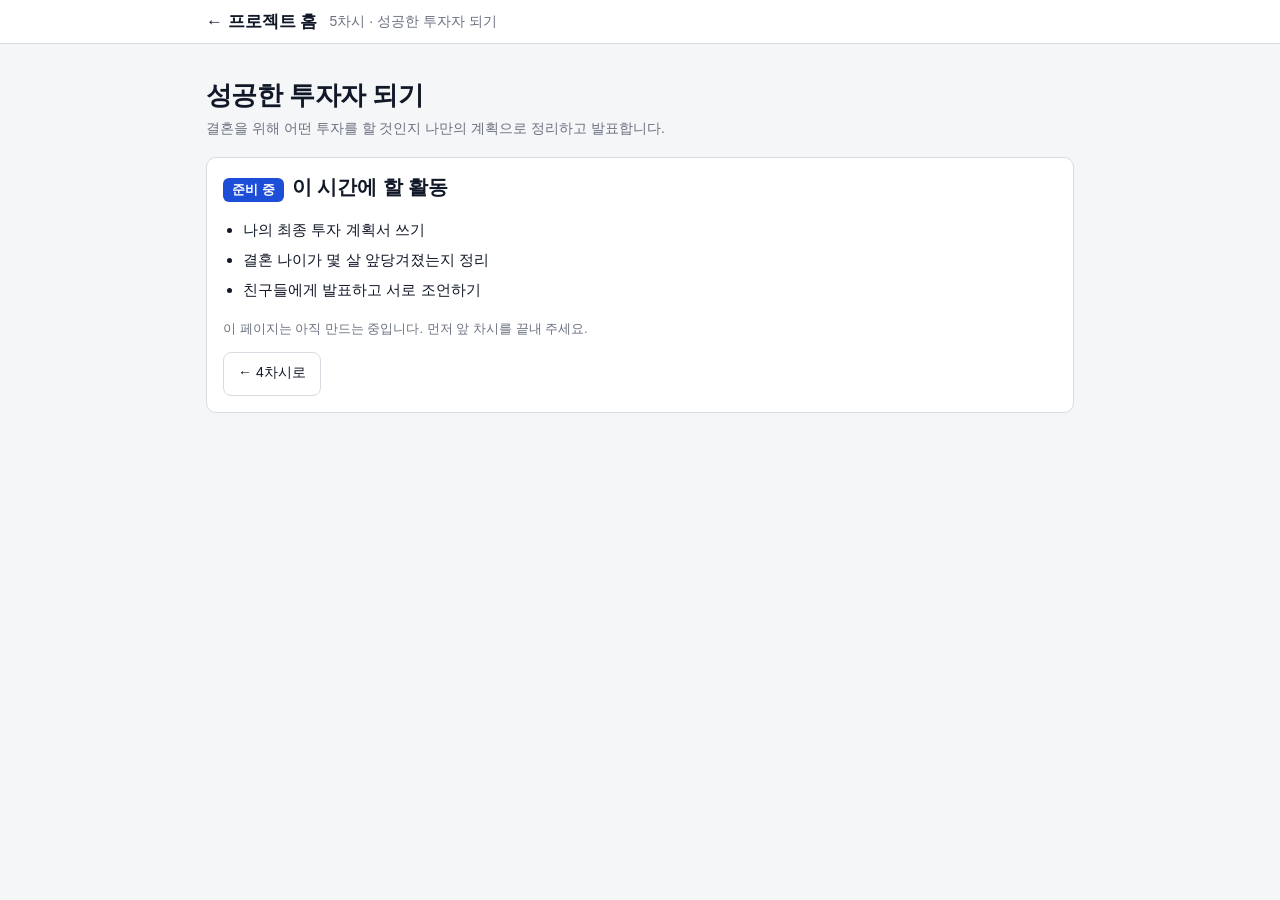
<file: lesson5.html>
<!DOCTYPE html><html lang="ko"><head><meta charset="utf-8">
<meta name="viewport" content="width=device-width,initial-scale=1,viewport-fit=cover">
<title>5차시 · 성공한 투자자 되기</title><link rel="stylesheet" href="css/style.css"></head><body>
<header class="top"><div class="inner"><a class="home" href="index.html">← 프로젝트 홈</a>
<span style="font-size:14px;color:#6b7280">5차시 · 성공한 투자자 되기</span></div></header>
<div class="wrap"><h1>성공한 투자자 되기</h1><p class="lead">결혼을 위해 어떤 투자를 할 것인지 나만의 계획으로 정리하고 발표합니다.</p>
<section class="card"><div class="card-head"><span class="step-no">준비 중</span><h2>이 시간에 할 활동</h2></div>
<ul style="line-height:2;font-size:15px;margin:0;padding-left:20px"><li>나의 최종 투자 계획서 쓰기</li><li>결혼 나이가 몇 살 앞당겨졌는지 정리</li><li>친구들에게 발표하고 서로 조언하기</li></ul>
<p class="hint" style="margin-top:14px">이 페이지는 아직 만드는 중입니다. 먼저 앞 차시를 끝내 주세요.</p>
<div class="toolbar"><a class="btn" href="lesson4.html" style="text-decoration:none">← 4차시로</a></div>
</section></div></body></html>
</file>
<file: css/style.css>
:root{
  --bg:#f5f6f8; --card:#ffffff; --fg:#111827; --muted:#6b7280; --line:#d8dce3;
  --primary:#1d4ed8; --primary-dark:#12308f; --accent:#b45309; --ok:#15803d; --warn:#b91c1c;
  --radius:10px;
  font-size:17px;
}
*{box-sizing:border-box;}
body{margin:0;background:var(--bg);color:var(--fg);
  font-family:Pretendard,-apple-system,BlinkMacSystemFont,"Segoe UI",sans-serif;
  -webkit-text-size-adjust:100%;}
a{color:var(--primary);}
.wrap{max-width:900px;margin:0 auto;padding:16px 16px 64px;}
header.top{background:#fff;border-bottom:1px solid var(--line);position:sticky;top:0;z-index:20;}
header.top .inner{max-width:900px;margin:0 auto;padding:10px 16px;display:flex;align-items:center;gap:12px;flex-wrap:wrap;}
header.top .home{font-weight:700;text-decoration:none;color:var(--fg);}
header.top .who{margin-left:auto;font-size:13px;color:var(--muted);}
h1{font-size:26px;margin:18px 0 4px;letter-spacing:-.02em;}
h2{font-size:20px;margin:0 0 4px;}
h3{font-size:16px;margin:18px 0 6px;}
.lead{color:var(--muted);margin:0 0 18px;font-size:14px;line-height:1.6;}
.card{background:var(--card);border:1px solid var(--line);border-radius:var(--radius);padding:16px;margin-bottom:16px;}
.card > .card-head{display:flex;align-items:baseline;gap:8px;margin-bottom:10px;}
.step-no{display:inline-block;background:var(--primary);color:#fff;font-size:13px;font-weight:700;
  padding:3px 9px;border-radius:6px;}
.field{padding:12px 0;border-top:1px solid #eceef2;}
.field:first-of-type{border-top:0;}
.field > label,.field > .flabel{display:block;font-weight:600;font-size:15px;margin-bottom:7px;}
.field .num{color:var(--muted);font-weight:700;margin-right:5px;}
.hint{font-size:13px;color:var(--muted);line-height:1.6;margin:6px 0 0;}
input[type=text],input[type=number],select,textarea{
  width:100%;padding:11px 12px;font-size:16px;font-family:inherit;color:var(--fg);
  border:1px solid var(--line);border-radius:8px;background:#fff;min-height:46px;}
textarea{min-height:96px;line-height:1.6;resize:vertical;}
input:focus,select:focus,textarea:focus{outline:2px solid var(--primary);outline-offset:1px;border-color:var(--primary);}
input[readonly]{background:#f2f4f7;color:#374151;}
.inline{display:flex;gap:8px;align-items:center;flex-wrap:wrap;}
.inline .grow{flex:1 1 180px;}
.unit{font-size:14px;color:var(--muted);white-space:nowrap;}
.chips{display:flex;flex-wrap:wrap;gap:7px;margin-top:8px;}
.chip{font-size:13px;line-height:1.35;background:#eef2ff;color:#1e3a8a;border:1px solid #c7d2fe;
  border-radius:8px;padding:9px 11px;min-height:40px;cursor:pointer;text-align:left;}
.chip:active{background:#dbe3ff;}
.chip b{font-weight:700;}
.chip .sub{display:block;font-size:11.5px;color:#4b5563;margin-top:2px;font-weight:400;}
.btn{font-size:14px;font-family:inherit;border-radius:8px;padding:11px 14px;min-height:44px;cursor:pointer;
  border:1px solid var(--line);background:#fff;color:var(--fg);}
.btn.primary{background:var(--primary-dark);border-color:var(--primary-dark);color:#fff;font-weight:700;}
.btn.primary:active{background:#0d2472;}
.btn.ghost{background:#fff;color:var(--primary);border-color:#c7d2fe;}
.btn.small{font-size:13px;padding:8px 11px;min-height:40px;}
.formula{margin-top:8px;font-size:13.5px;color:#1f2937;background:#f7f8fa;border:1px dashed var(--line);
  border-radius:8px;padding:10px 12px;line-height:1.7;}
.formula b{color:var(--primary-dark);}
.example{margin-top:8px;font-size:13px;color:#374151;background:#fffbeb;border:1px solid #fde68a;
  border-radius:8px;padding:10px 12px;line-height:1.75;}
details.helper{margin-top:8px;border:1px solid var(--line);border-radius:8px;background:#fafbfc;}
details.helper > summary{padding:11px 12px;font-size:14px;font-weight:600;cursor:pointer;list-style:none;}
details.helper > summary::-webkit-details-marker{display:none;}
details.helper > summary:before{content:"▸ ";color:var(--muted);}
details.helper[open] > summary:before{content:"▾ ";}
details.helper .body{padding:0 12px 12px;}
.grid2{display:grid;grid-template-columns:1fr 1fr;gap:10px;}
.grid3{display:grid;grid-template-columns:repeat(3,1fr);gap:10px;}
.tiles{display:grid;grid-template-columns:repeat(4,1fr);gap:10px;}
.tile{border:1px solid var(--line);border-radius:8px;padding:12px;background:#fff;}
.tile .t{font-size:12.5px;color:var(--muted);}
.tile .v{font-size:24px;font-weight:700;margin-top:4px;letter-spacing:-.02em;}
.tile .v.small{font-size:19px;}
.tile.warn .v{color:var(--warn);} .tile.ok .v{color:var(--ok);}
.verdict{margin-top:12px;border-left:4px solid var(--accent);background:#fff7ed;padding:12px 14px;
  border-radius:0 8px 8px 0;font-size:14.5px;line-height:1.75;}
.verdict.good{border-left-color:var(--ok);background:#f0fdf4;}
.timeline{width:100%;height:132px;margin-top:12px;}
.toolbar{display:flex;gap:8px;flex-wrap:wrap;margin-top:12px;}
.savednote{font-size:12px;color:var(--muted);margin-top:10px;}
table.sum{width:100%;border-collapse:collapse;font-size:14px;margin-top:8px;}
table.sum th,table.sum td{border:1px solid var(--line);padding:8px 10px;text-align:left;}
table.sum th{background:#f7f8fa;width:42%;font-weight:600;}
table.sum td{text-align:right;font-variant-numeric:tabular-nums;}
.lessons{display:grid;grid-template-columns:1fr 1fr;gap:12px;}
.lesson-card{display:block;text-decoration:none;color:inherit;background:#fff;border:1px solid var(--line);
  border-radius:var(--radius);padding:14px;}
.lesson-card .n{font-size:12px;color:var(--muted);font-weight:700;}
.lesson-card .t{font-size:17px;font-weight:700;margin:4px 0 6px;}
.lesson-card .d{font-size:13px;color:var(--muted);line-height:1.6;}
.bar{height:6px;background:#eceef2;border-radius:3px;margin-top:10px;overflow:hidden;}
.bar > i{display:block;height:100%;background:var(--primary);}
.pct{font-size:12px;color:var(--muted);margin-top:4px;}
@media (max-width:640px){
  .tiles{grid-template-columns:1fr 1fr;} .grid3{grid-template-columns:1fr;} .lessons{grid-template-columns:1fr;}
}
@media print{
  header.top,.toolbar,.chips,.btn,details.helper{display:none!important;}
  body{background:#fff;} .card{break-inside:avoid;}
}
</file>
